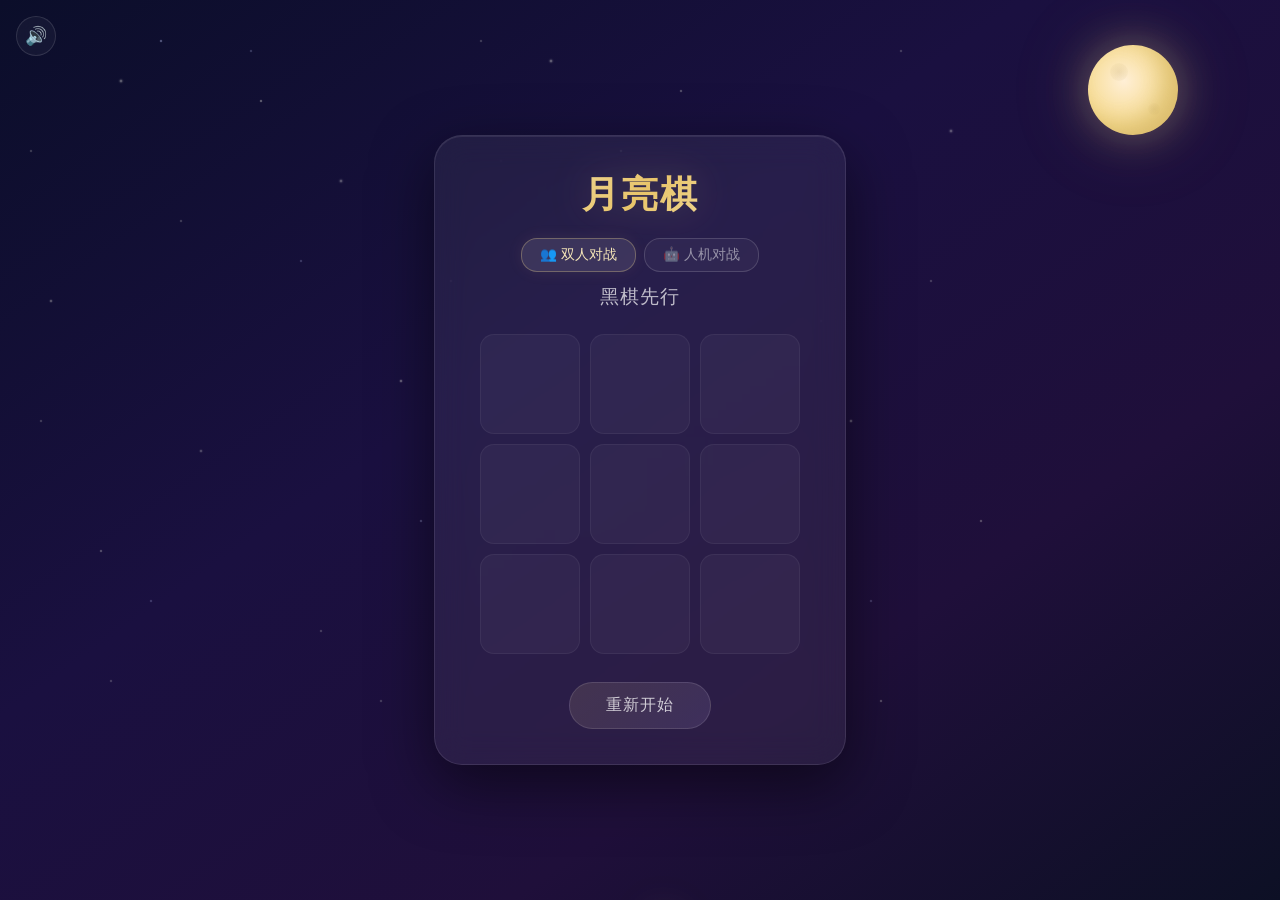
<file: 月亮棋网页版/index.html>
<!DOCTYPE html>
<html lang="zh-CN">
<head>
    <meta charset="UTF-8">
    <meta name="viewport" content="width=device-width, initial-scale=1.0">
    <title>月亮棋</title>
    <link rel="stylesheet" href="style.css">
</head>
<body>
    <div class="moon-deco"></div>
    <div class="container">
        <h1>月亮棋</h1>
        <div class="mode-selector">
            <button class="mode-btn active" data-mode="pvp">👥 双人对战</button>
            <button class="mode-btn" data-mode="pve">🤖 人机对战</button>
        </div>
        <div class="difficulty-selector" id="difficultySelector" style="display:none">
            <button class="diff-btn" data-diff="easy">🌙 简单</button>
            <button class="diff-btn active" data-diff="medium">🌓 中等</button>
            <button class="diff-btn" data-diff="hard">🌕 困难</button>
        </div>
        <div class="status" id="status">黑棋先行</div>
        <div class="board" id="board">
            <div class="cell" data-index="0"></div>
            <div class="cell" data-index="1"></div>
            <div class="cell" data-index="2"></div>
            <div class="cell" data-index="3"></div>
            <div class="cell" data-index="4"></div>
            <div class="cell" data-index="5"></div>
            <div class="cell" data-index="6"></div>
            <div class="cell" data-index="7"></div>
            <div class="cell" data-index="8"></div>
        </div>
        <button class="reset-btn" id="resetBtn">重新开始</button>
    </div>
    
    <div class="modal" id="winModal">
        <div class="modal-content">
            <h2 id="winMessage">黑棋获胜！</h2>
            <button class="reset-btn" id="modalResetBtn">再来一局</button>
        </div>
    </div>
    
    <div class="moon-char" id="moonChar">🌙</div>
    <button class="sound-toggle" id="soundToggle" title="音效开关">🔊</button>

    <script src="game.js"></script>
</body>
</html>
</file>
<file: 月亮棋网页版/style.css>
/* ═══════════════════════════════════════════
   月亮棋 — 月夜主题
   ═══════════════════════════════════════════ */

/* ── 基础重置 ────────────────────────────── */

* {
    margin: 0;
    padding: 0;
    box-sizing: border-box;
}

/* ── 夜空背景 ────────────────────────────── */

body {
    font-family: 'Microsoft YaHei', 'PingFang SC', sans-serif;
    min-height: 100vh;
    display: flex;
    justify-content: center;
    align-items: center;
    background: linear-gradient(145deg, #0b0e2a 0%, #1a1040 40%, #1f0f3a 70%, #0d1025 100%);
    overflow: hidden;
    position: relative;
}

/* ── 星星（CSS box-shadow 生成 ~100 颗） ─── */

body::before {
    content: '';
    position: fixed;
    width: 2px;
    height: 2px;
    top: 0;
    left: 0;
    border-radius: 50%;
    background: transparent;
    box-shadow:
        /* 大星（亮） */
        120px  80px 2px rgba(255,255,240,0.9),
        340px 180px 2px rgba(255,255,240,0.8),
        550px  60px 2px rgba(255,255,240,0.9),
        780px 220px 2px rgba(255,255,240,0.7),
        950px 130px 2px rgba(255,255,240,0.8),
        /* 中星 */
         50px 300px 1.5px rgba(255,255,240,0.6),
        200px 450px 1.5px rgba(255,255,240,0.5),
        400px 380px 1.5px rgba(255,255,240,0.7),
        600px 500px 1.5px rgba(255,255,240,0.5),
        850px 420px 1.5px rgba(255,255,240,0.6),
        /* 小星群 */
         30px 150px 1px rgba(255,255,240,0.3),
        100px 550px 1px rgba(255,255,240,0.4),
        180px 220px 1px rgba(255,255,240,0.3),
        260px 100px 1px rgba(255,255,240,0.5),
        320px 630px 1px rgba(255,255,240,0.3),
        450px 280px 1px rgba(255,255,240,0.4),
        520px 480px 1px rgba(255,255,240,0.3),
        620px 150px 1px rgba(255,255,240,0.5),
        700px 580px 1px rgba(255,255,240,0.3),
        820px 320px 1px rgba(255,255,240,0.4),
        900px  50px 1px rgba(255,255,240,0.3),
        980px 520px 1px rgba(255,255,240,0.4),
        110px 680px 1px rgba(255,255,240,0.3),
        680px  90px 1px rgba(255,255,240,0.4),
        380px 700px 1px rgba(255,255,240,0.3),
        750px 650px 1px rgba(255,255,240,0.3),
        880px 700px 1px rgba(255,255,240,0.4),
        480px  40px 1px rgba(255,255,240,0.3),
        40px  420px 1px rgba(255,255,240,0.3),
        930px 280px 1px rgba(255,255,240,0.3);
    animation: twinkle 4s ease-in-out infinite alternate;
}

body::after {
    content: '';
    position: fixed;
    width: 1.5px;
    height: 1.5px;
    top: 0;
    left: 0;
    border-radius: 50%;
    background: transparent;
    box-shadow:
        160px  40px 1px rgba(200,210,255,0.5),
        420px 520px 1px rgba(200,210,255,0.4),
        650px 350px 1px rgba(200,210,255,0.5),
        300px 260px 1px rgba(200,210,255,0.3),
        730px 480px 1px rgba(200,210,255,0.4),
        870px 600px 1px rgba(200,210,255,0.3),
        500px 160px 1px rgba(200,210,255,0.4),
        150px 600px 1px rgba(200,210,255,0.3),
        590px 650px 1px rgba(200,210,255,0.4),
        250px  50px 1px rgba(200,210,255,0.3);
    animation: twinkle 5s ease-in-out infinite alternate-reverse;
}

@keyframes twinkle {
    0%   { opacity: 0.3; }
    50%  { opacity: 0.9; }
    100% { opacity: 0.4; }
}

/* ── 月亮装饰 ────────────────────────────── */

.moon-deco {
    position: fixed;
    top: 5%;
    right: 8%;
    width: 90px;
    height: 90px;
    border-radius: 50%;
    background: radial-gradient(circle at 40% 40%, #ffefd6, #f5d98a 60%, #e8c46a);
    box-shadow:
        0 0 40px rgba(245, 217, 138, 0.3),
        0 0 80px rgba(245, 217, 138, 0.15),
        0 0 120px rgba(245, 217, 138, 0.08),
        inset -15px -10px 20px rgba(180, 150, 80, 0.3);
    pointer-events: none;
    z-index: 0;
}

.moon-deco::before {
    content: '';
    position: absolute;
    top: 18px;
    left: 22px;
    width: 18px;
    height: 18px;
    border-radius: 50%;
    background: radial-gradient(circle, rgba(180,150,80,0.2), transparent);
}

.moon-deco::after {
    content: '';
    position: absolute;
    bottom: 20px;
    right: 18px;
    width: 12px;
    height: 12px;
    border-radius: 50%;
    background: radial-gradient(circle, rgba(180,150,80,0.15), transparent);
}

/* ── 主容器（毛玻璃） ────────────────────── */

.container {
    position: relative;
    z-index: 1;
    text-align: center;
    background: rgba(255, 255, 255, 0.06);
    backdrop-filter: blur(16px);
    -webkit-backdrop-filter: blur(16px);
    border: 1px solid rgba(255, 255, 255, 0.10);
    border-radius: 28px;
    padding: 35px 45px;
    box-shadow:
        0 20px 60px rgba(0, 0, 0, 0.5),
        inset 0 1px 0 rgba(255, 255, 255, 0.08);
}

/* ── 标题 ────────────────────────────────── */

h1 {
    font-size: 2.3em;
    font-weight: 700;
    margin-bottom: 18px;
    background: linear-gradient(135deg, #f5e6b8 0%, #e8c46a 50%, #f5e6b8 100%);
    background-clip: text;
    -webkit-background-clip: text;
    -webkit-text-fill-color: transparent;
    text-shadow: none;
    filter: drop-shadow(0 0 20px rgba(245, 217, 138, 0.2));
    letter-spacing: 2px;
}

/* ── 模式选择器 ──────────────────────────── */

.mode-selector {
    display: flex;
    justify-content: center;
    gap: 8px;
    margin-bottom: 12px;
}

.mode-btn {
    padding: 7px 18px;
    font-size: 0.85em;
    border: 1px solid rgba(255, 255, 255, 0.15);
    background: rgba(255, 255, 255, 0.04);
    color: rgba(255, 255, 255, 0.5);
    border-radius: 16px;
    cursor: pointer;
    transition: all 0.3s ease;
    font-family: inherit;
}

.mode-btn:hover {
    background: rgba(255, 255, 255, 0.08);
    color: rgba(255, 255, 255, 0.7);
}

.mode-btn.active {
    background: rgba(255, 255, 255, 0.10);
    color: #f5e6b8;
    border-color: rgba(245, 217, 138, 0.3);
    box-shadow: 0 0 16px rgba(245, 217, 138, 0.08);
}

/* ── 难度选择器 ──────────────────────────── */

.difficulty-selector {
    display: flex;
    justify-content: center;
    gap: 6px;
    margin-bottom: 16px;
}

.diff-btn {
    padding: 5px 14px;
    font-size: 0.8em;
    border: 1px solid rgba(255, 255, 255, 0.10);
    background: rgba(255, 255, 255, 0.03);
    color: rgba(255, 255, 255, 0.4);
    border-radius: 12px;
    cursor: pointer;
    transition: all 0.3s ease;
    font-family: inherit;
}

.diff-btn:hover {
    background: rgba(255, 255, 255, 0.06);
    color: rgba(255, 255, 255, 0.6);
}

.diff-btn.active {
    background: rgba(200, 180, 255, 0.10);
    color: #c8b4ff;
    border-color: rgba(200, 180, 255, 0.25);
    box-shadow: 0 0 12px rgba(200, 180, 255, 0.06);
}

/* ── 状态栏 ──────────────────────────────── */

.status {
    font-size: 1.2em;
    margin-bottom: 24px;
    color: rgba(255, 255, 255, 0.7);
    font-weight: 500;
    text-shadow: 0 0 20px rgba(255, 255, 255, 0.05);
    letter-spacing: 1px;
}

/* ── 棋盘 ────────────────────────────────── */

.board {
    display: grid;
    grid-template-columns: repeat(3, 100px);
    grid-template-rows: repeat(3, 100px);
    gap: 10px;
    margin: 0 auto 28px;
    animation: boardEntrance 0.6s cubic-bezier(0.34, 1.56, 0.64, 1) both;
}

.cell {
    background: rgba(255, 255, 255, 0.04);
    border-radius: 14px;
    display: flex;
    justify-content: center;
    align-items: center;
    cursor: pointer;
    transition: all 0.25s ease;
    position: relative;
    border: 1px solid rgba(255, 255, 255, 0.06);
}

.cell:hover:not(.occupied) {
    background: rgba(255, 255, 255, 0.08);
    border-color: rgba(245, 217, 138, 0.15);
    box-shadow: 0 0 20px rgba(245, 217, 138, 0.06), inset 0 0 20px rgba(245, 217, 138, 0.03);
    transform: scale(1.03);
}

.cell.occupied {
    cursor: not-allowed;
}

/* ── 棋子 ────────────────────────────────── */

.cell .piece {
    width: 68px;
    height: 68px;
    border-radius: 50%;
    position: absolute;
    animation: pieceDrop 0.35s cubic-bezier(0.34, 1.56, 0.64, 1) both;
}

@keyframes pieceDrop {
    0% {
        transform: translateY(-40px) scale(0.4);
        opacity: 0;
    }
    60% {
        transform: translateY(4px) scale(1.05);
        opacity: 1;
    }
    100% {
        transform: translateY(0) scale(1);
        opacity: 1;
    }
}

/* 黑棋 — 月面风格 */
.cell .piece.black {
    background: radial-gradient(circle at 35% 30%, #555 0%, #2a2a2a 40%, #111 80%, #000 100%);
    box-shadow:
        0 4px 12px rgba(0, 0, 0, 0.6),
        inset 0 -3px 6px rgba(255, 255, 255, 0.04);
    border: 1px solid rgba(255, 255, 255, 0.06);
}

/* 黑棋月坑纹理 */
.cell .piece.black::before {
    content: '';
    position: absolute;
    top: 14px;
    left: 16px;
    width: 16px;
    height: 16px;
    border-radius: 50%;
    background: radial-gradient(circle, rgba(100,100,100,0.15), transparent 70%);
}

.cell .piece.black::after {
    content: '';
    position: absolute;
    bottom: 16px;
    right: 12px;
    width: 10px;
    height: 10px;
    border-radius: 50%;
    background: radial-gradient(circle, rgba(100,100,100,0.1), transparent 70%);
}

/* 白棋 — 月亮光晕 */
.cell .piece.white {
    background: radial-gradient(circle at 35% 30%, #fff 0%, #f0ebf5 40%, #e0d5f0 70%, #d0c0e8 100%);
    box-shadow:
        0 4px 16px rgba(200, 180, 255, 0.15),
        0 0 20px rgba(200, 180, 255, 0.08),
        inset 0 -3px 6px rgba(0, 0, 0, 0.04);
    border: 1px solid rgba(255, 255, 255, 0.25);
}

.cell .piece.old {
    opacity: 0.35;
    transform: scale(0.82);
    filter: saturate(0.5);
    animation: none;
}

/* ── 按钮 ────────────────────────────────── */

.reset-btn {
    padding: 12px 36px;
    font-size: 1em;
    background: linear-gradient(135deg, rgba(245, 217, 138, 0.12), rgba(200, 180, 255, 0.12));
    color: rgba(255, 255, 255, 0.75);
    border: 1px solid rgba(255, 255, 255, 0.12);
    border-radius: 24px;
    cursor: pointer;
    transition: all 0.3s ease;
    font-family: inherit;
    letter-spacing: 1px;
}

.reset-btn:hover {
    background: linear-gradient(135deg, rgba(245, 217, 138, 0.18), rgba(200, 180, 255, 0.18));
    border-color: rgba(255, 255, 255, 0.20);
    box-shadow: 0 4px 20px rgba(0, 0, 0, 0.3), 0 0 20px rgba(245, 217, 138, 0.05);
    transform: translateY(-1px);
}

.reset-btn:active {
    transform: translateY(0);
}

/* ── 获胜弹窗 ────────────────────────────── */

.modal {
    position: fixed;
    top: 0;
    left: 0;
    width: 100%;
    height: 100%;
    background: rgba(0, 0, 0, 0.65);
    backdrop-filter: blur(6px);
    -webkit-backdrop-filter: blur(6px);
    display: none;
    justify-content: center;
    align-items: center;
    z-index: 1000;
}

.modal.show {
    display: flex;
    animation: modalFadeIn 0.3s ease;
}

@keyframes modalFadeIn {
    from { opacity: 0; }
    to   { opacity: 1; }
}

.modal-content {
    background: linear-gradient(145deg, rgba(20, 15, 45, 0.95), rgba(10, 10, 30, 0.95));
    border: 1px solid rgba(255, 255, 255, 0.10);
    padding: 50px 60px;
    border-radius: 24px;
    text-align: center;
    animation: modalPop 0.5s cubic-bezier(0.34, 1.56, 0.64, 1);
    backdrop-filter: blur(12px);
    box-shadow: 0 30px 80px rgba(0, 0, 0, 0.6);
}

@keyframes modalPop {
    0%   { transform: scale(0.5); opacity: 0; }
    100% { transform: scale(1); opacity: 1; }
}

.modal-content h2 {
    font-size: 2.8em;
    margin-bottom: 24px;
    font-weight: 700;
    background: linear-gradient(135deg, #f5e6b8, #e8c46a);
    background-clip: text;
    -webkit-background-clip: text;
    -webkit-text-fill-color: transparent;
    filter: drop-shadow(0 0 20px rgba(245, 217, 138, 0.2));
}

/* ── 彩带 ────────────────────────────────── */

.confetti {
    position: fixed;
    width: 10px;
    height: 10px;
    pointer-events: none;
    animation: confettiFall 3s ease-out forwards;
    z-index: 1001;
}

@keyframes confettiFall {
    0% {
        transform: translateY(-100vh) rotate(0deg) scale(1);
        opacity: 1;
    }
    100% {
        transform: translateY(100vh) rotate(720deg) scale(0.5);
        opacity: 0;
    }
}

@keyframes boardEntrance {
    0%   { transform: scale(0.6) rotateX(15deg); opacity: 0; }
    100% { transform: scale(1) rotateX(0); opacity: 1; }
}

/* ── 落子粒子 ──────────────────────────────── */

.particle {
    position: fixed;
    border-radius: 50%;
    pointer-events: none;
    z-index: 999;
    animation: particleBurst 0.65s ease-out forwards;
}

@keyframes particleBurst {
    0% {
        transform: translate(0, 0) scale(1);
        opacity: 1;
    }
    100% {
        transform: translate(var(--px), var(--py)) scale(0);
        opacity: 0;
    }
}

/* ── 月亮精灵 ──────────────────────────────── */

.moon-char {
    position: fixed;
    bottom: -80px;
    left: 50%;
    transform: translateX(-50%);
    font-size: 64px;
    z-index: 999;
    pointer-events: none;
    transition: bottom 0.6s cubic-bezier(0.34, 1.56, 0.64, 1);
    filter: drop-shadow(0 0 20px rgba(245, 217, 138, 0.3));
}

.moon-char.show {
    bottom: 30px;
    animation: moonDance 1.5s ease-in-out 0.3s infinite;
}

@keyframes moonDance {
    0%, 100% { transform: translateX(-50%) rotate(0deg); }
    25%      { transform: translateX(-40%) rotate(-8deg) scale(1.05); }
    75%      { transform: translateX(-60%) rotate(8deg) scale(1.05); }
}

/* ── 音效开关 ──────────────────────────────── */

.sound-toggle {
    position: fixed;
    top: 16px;
    left: 16px;
    width: 40px;
    height: 40px;
    border-radius: 50%;
    border: 1px solid rgba(255, 255, 255, 0.12);
    background: rgba(255, 255, 255, 0.04);
    backdrop-filter: blur(8px);
    font-size: 18px;
    cursor: pointer;
    z-index: 100;
    display: flex;
    align-items: center;
    justify-content: center;
    transition: all 0.3s ease;
    padding: 0;
    line-height: 1;
}

.sound-toggle:hover {
    background: rgba(255, 255, 255, 0.10);
    border-color: rgba(255, 255, 255, 0.20);
    transform: scale(1.1);
}
</file>
